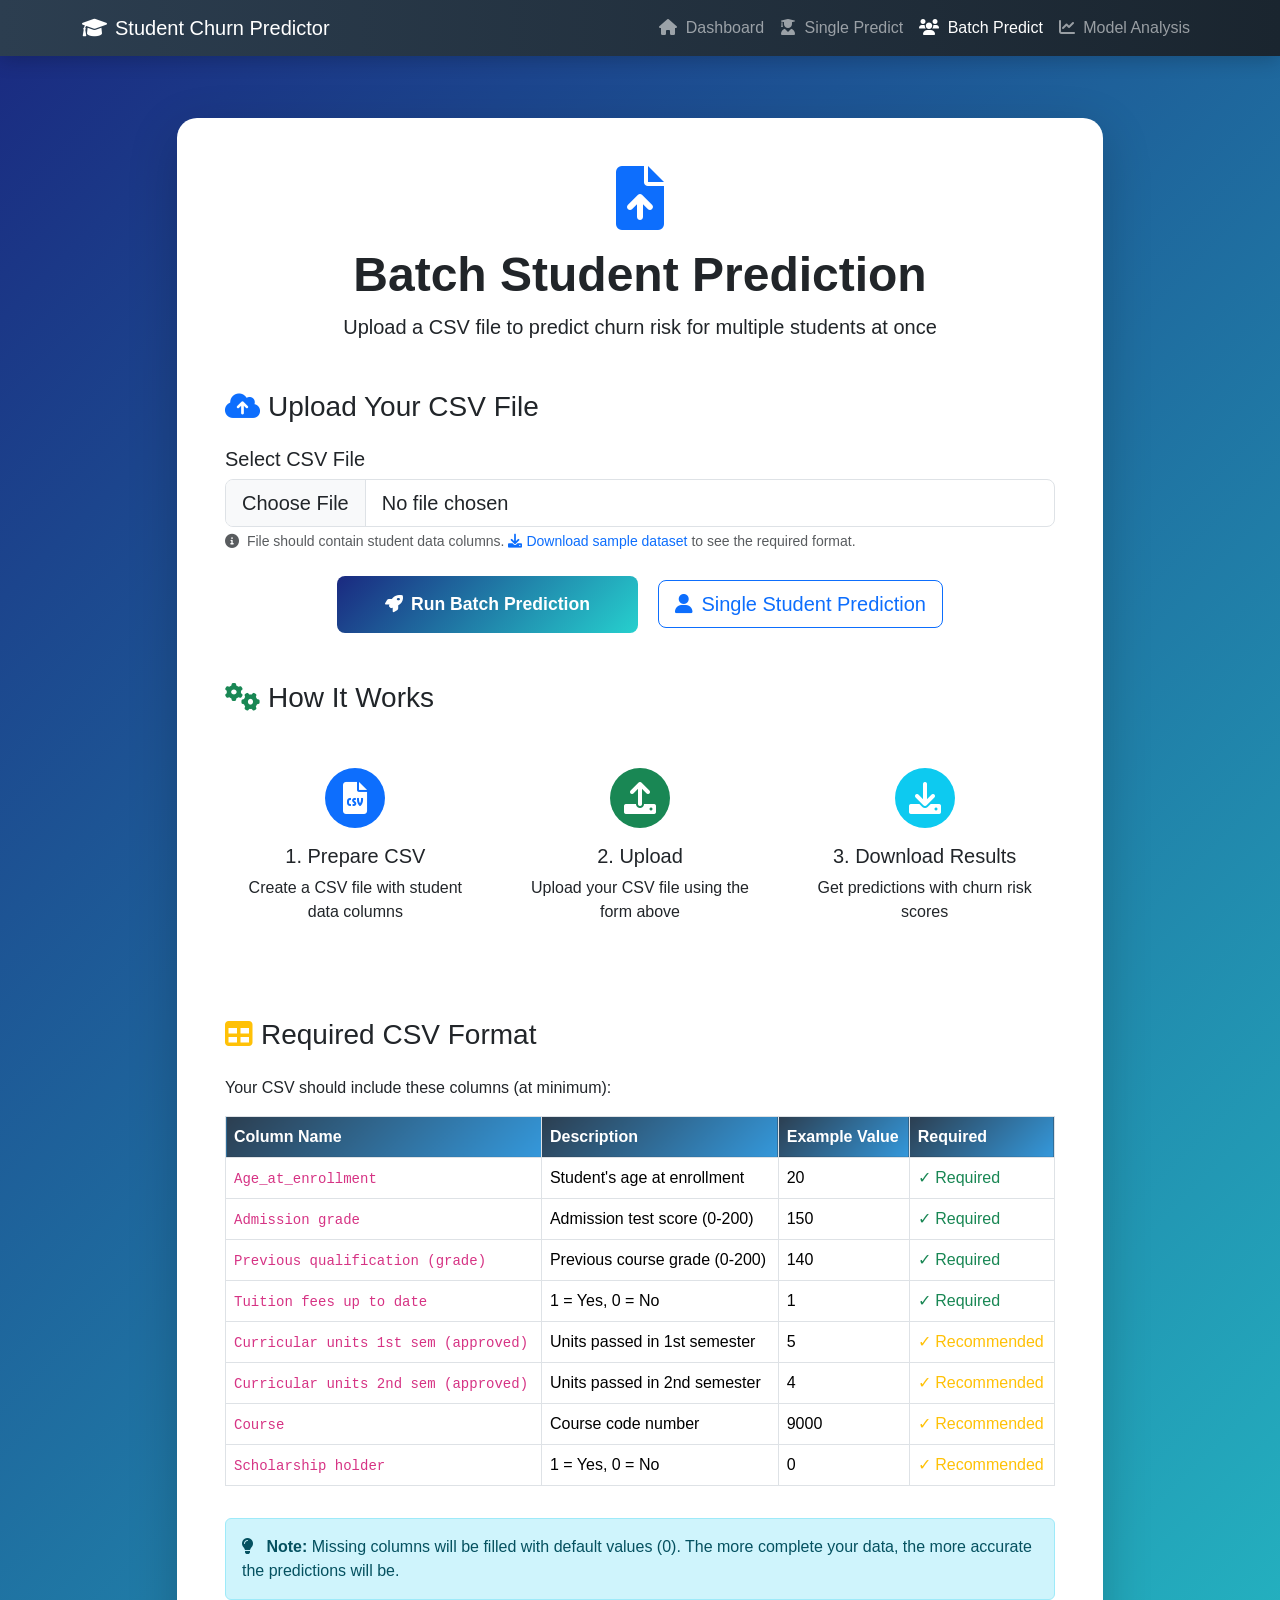
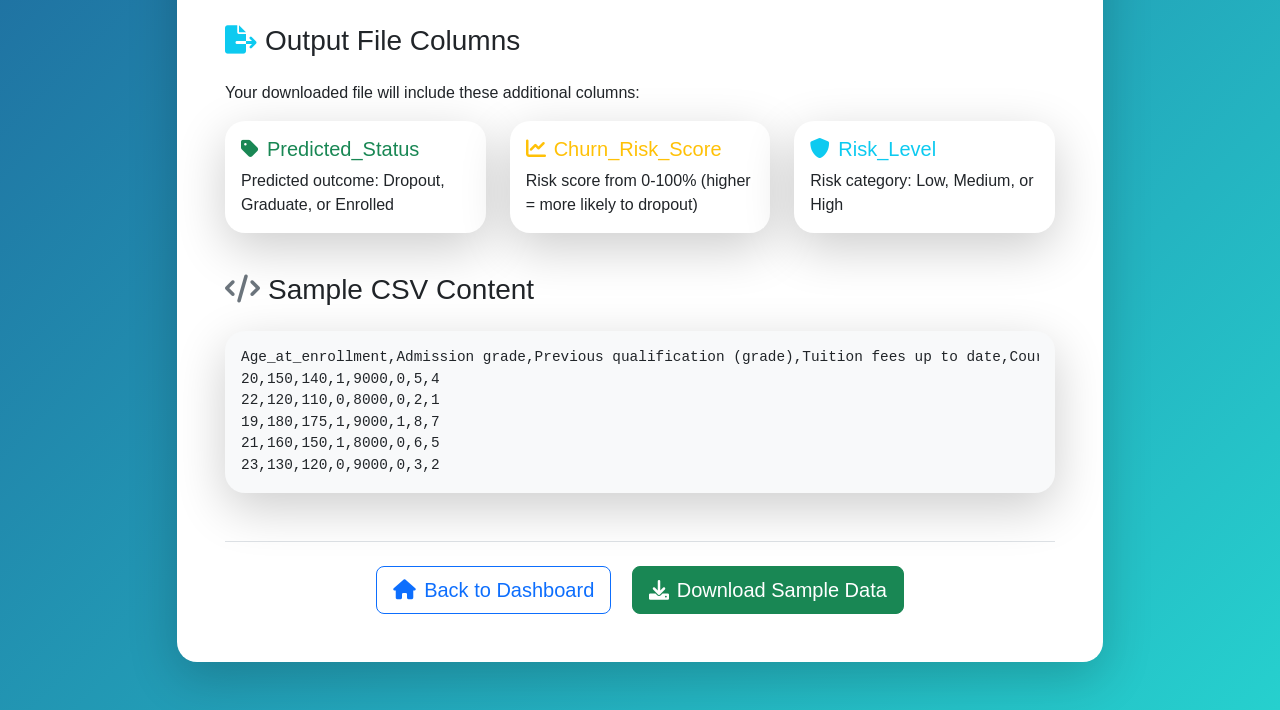
<file: datascience_app/templates/batch_predict.html>
<!DOCTYPE html>
<html lang="en">
<head>
    <meta charset="UTF-8">
    <meta name="viewport" content="width=device-width, initial-scale=1.0">
    <title>Batch Student Prediction</title>
    <link href="https://cdn.jsdelivr.net/npm/bootstrap@5.1.3/dist/css/bootstrap.min.css" rel="stylesheet">
    <link rel="stylesheet" href="https://cdnjs.cloudflare.com/ajax/libs/font-awesome/6.0.0/css/all.min.css">
    <style>
        body {
            background: linear-gradient(135deg, #1a2980 0%, #26d0ce 100%);
            min-height: 100vh;
            padding-top: 70px;
            font-family: 'Segoe UI', Tahoma, Geneva, Verdana, sans-serif;
        }
        .card {
            border-radius: 20px;
            box-shadow: 0 15px 50px rgba(0,0,0,0.2);
            border: none;
        }
        .nav-custom {
            background: linear-gradient(90deg, #2c3e50 0%, #1a252f 100%) !important;
            box-shadow: 0 4px 20px rgba(0,0,0,0.2);
        }
        .btn-upload {
            background: linear-gradient(135deg, #1a2980 0%, #26d0ce 100%);
            border: none;
            padding: 15px 30px;
            font-size: 1.1rem;
            font-weight: 600;
            transition: all 0.3s ease;
        }
        .btn-upload:hover {
            transform: translateY(-3px);
            box-shadow: 0 10px 30px rgba(26, 41, 128, 0.3);
        }
        .table-custom th {
            background: linear-gradient(135deg, #2c3e50 0%, #3498db 100%);
            color: white;
        }
        .step-box {
            background: rgba(255, 255, 255, 0.1);
            border-radius: 15px;
            padding: 20px;
            margin: 10px 0;
            backdrop-filter: blur(10px);
        }
    </style>
</head>
<body>
    <!-- Navigation -->
    <nav class="navbar navbar-expand-lg navbar-dark fixed-top nav-custom">
        <div class="container">
            <a class="navbar-brand" href="/">
                <i class="fas fa-graduation-cap me-2"></i>Student Churn Predictor
            </a>
            <div class="navbar-nav ms-auto">
                <a class="nav-link" href="/"><i class="fas fa-home me-1"></i> Dashboard</a>
                <a class="nav-link" href="/predict_churn"><i class="fas fa-user-graduate me-1"></i> Single Predict</a>
                <a class="nav-link active" href="/batch_predict"><i class="fas fa-users me-1"></i> Batch Predict</a>
                <a class="nav-link" href="/predict"><i class="fas fa-chart-line me-1"></i> Model Analysis</a>
            </div>
        </div>
    </nav>

    <div class="container py-5">
        <div class="row justify-content-center">
            <div class="col-lg-10">
                <div class="card">
                    <div class="card-body p-5">
                        <!-- Header -->
                        <div class="text-center mb-5">
                            <i class="fas fa-file-upload fa-4x text-primary mb-3"></i>
                            <h1 class="display-5 fw-bold">Batch Student Prediction</h1>
                            <p class="lead">Upload a CSV file to predict churn risk for multiple students at once</p>
                        </div>
                        
                        <!-- Upload Form -->
                        <div class="mb-5">
                            <h3 class="mb-4"><i class="fas fa-cloud-upload-alt me-2 text-primary"></i>Upload Your CSV File</h3>
                            
                            <form action="/batch_predict" method="POST" enctype="multipart/form-data" id="uploadForm">
                                <div class="mb-4">
                                    <label class="form-label h5">Select CSV File</label>
                                    <input type="file" class="form-control form-control-lg" name="file" accept=".csv" required>
                                    <div class="form-text">
                                        <i class="fas fa-info-circle me-1"></i>
                                        File should contain student data columns. 
                                        <a href="/download_cleaned" class="text-decoration-none">
                                            <i class="fas fa-download me-1"></i>Download sample dataset
                                        </a> to see the required format.
                                    </div>
                                </div>
                                
                                <div class="text-center">
                                    <button type="submit" class="btn btn-upload text-white btn-lg px-5">
                                        <i class="fas fa-rocket me-2"></i>Run Batch Prediction
                                    </button>
                                    <a href="/predict_churn" class="btn btn-outline-primary btn-lg ms-3">
                                        <i class="fas fa-user me-2"></i>Single Student Prediction
                                    </a>
                                </div>
                            </form>
                        </div>
                        
                        <!-- How it Works -->
                        <div class="mb-5">
                            <h3 class="mb-4"><i class="fas fa-cogs me-2 text-success"></i>How It Works</h3>
                            <div class="row">
                                <div class="col-md-4">
                                    <div class="step-box text-center">
                                        <div class="mb-3">
                                            <div class="bg-primary text-white rounded-circle d-inline-flex align-items-center justify-content-center" style="width: 60px; height: 60px;">
                                                <i class="fas fa-file-csv fa-2x"></i>
                                            </div>
                                        </div>
                                        <h5>1. Prepare CSV</h5>
                                        <p>Create a CSV file with student data columns</p>
                                    </div>
                                </div>
                                <div class="col-md-4">
                                    <div class="step-box text-center">
                                        <div class="mb-3">
                                            <div class="bg-success text-white rounded-circle d-inline-flex align-items-center justify-content-center" style="width: 60px; height: 60px;">
                                                <i class="fas fa-upload fa-2x"></i>
                                            </div>
                                        </div>
                                        <h5>2. Upload</h5>
                                        <p>Upload your CSV file using the form above</p>
                                    </div>
                                </div>
                                <div class="col-md-4">
                                    <div class="step-box text-center">
                                        <div class="mb-3">
                                            <div class="bg-info text-white rounded-circle d-inline-flex align-items-center justify-content-center" style="width: 60px; height: 60px;">
                                                <i class="fas fa-download fa-2x"></i>
                                            </div>
                                        </div>
                                        <h5>3. Download Results</h5>
                                        <p>Get predictions with churn risk scores</p>
                                    </div>
                                </div>
                            </div>
                        </div>
                        
                        <!-- CSV Format -->
                        <div class="mb-4">
                            <h3 class="mb-4"><i class="fas fa-table me-2 text-warning"></i>Required CSV Format</h3>
                            <p>Your CSV should include these columns (at minimum):</p>
                            
                            <div class="table-responsive">
                                <table class="table table-bordered table-hover table-custom">
                                    <thead>
                                        <tr>
                                            <th>Column Name</th>
                                            <th>Description</th>
                                            <th>Example Value</th>
                                            <th>Required</th>
                                        </tr>
                                    </thead>
                                    <tbody>
                                        <tr>
                                            <td><code>Age_at_enrollment</code></td>
                                            <td>Student's age at enrollment</td>
                                            <td>20</td>
                                            <td class="text-success">✓ Required</td>
                                        </tr>
                                        <tr>
                                            <td><code>Admission grade</code></td>
                                            <td>Admission test score (0-200)</td>
                                            <td>150</td>
                                            <td class="text-success">✓ Required</td>
                                        </tr>
                                        <tr>
                                            <td><code>Previous qualification (grade)</code></td>
                                            <td>Previous course grade (0-200)</td>
                                            <td>140</td>
                                            <td class="text-success">✓ Required</td>
                                        </tr>
                                        <tr>
                                            <td><code>Tuition fees up to date</code></td>
                                            <td>1 = Yes, 0 = No</td>
                                            <td>1</td>
                                            <td class="text-success">✓ Required</td>
                                        </tr>
                                        <tr>
                                            <td><code>Curricular units 1st sem (approved)</code></td>
                                            <td>Units passed in 1st semester</td>
                                            <td>5</td>
                                            <td class="text-warning">✓ Recommended</td>
                                        </tr>
                                        <tr>
                                            <td><code>Curricular units 2nd sem (approved)</code></td>
                                            <td>Units passed in 2nd semester</td>
                                            <td>4</td>
                                            <td class="text-warning">✓ Recommended</td>
                                        </tr>
                                        <tr>
                                            <td><code>Course</code></td>
                                            <td>Course code number</td>
                                            <td>9000</td>
                                            <td class="text-warning">✓ Recommended</td>
                                        </tr>
                                        <tr>
                                            <td><code>Scholarship holder</code></td>
                                            <td>1 = Yes, 0 = No</td>
                                            <td>0</td>
                                            <td class="text-warning">✓ Recommended</td>
                                        </tr>
                                    </tbody>
                                </table>
                            </div>
                            
                            <div class="alert alert-info mt-3">
                                <i class="fas fa-lightbulb me-2"></i>
                                <strong>Note:</strong> Missing columns will be filled with default values (0). 
                                The more complete your data, the more accurate the predictions will be.
                            </div>
                        </div>
                        
                        <!-- Output Columns -->
                        <div class="mb-4">
                            <h3 class="mb-4"><i class="fas fa-file-export me-2 text-info"></i>Output File Columns</h3>
                            <p>Your downloaded file will include these additional columns:</p>
                            
                            <div class="row">
                                <div class="col-md-4 mb-3">
                                    <div class="card border-success h-100">
                                        <div class="card-body">
                                            <h5 class="text-success"><i class="fas fa-tag me-2"></i>Predicted_Status</h5>
                                            <p class="mb-0">Predicted outcome: Dropout, Graduate, or Enrolled</p>
                                        </div>
                                    </div>
                                </div>
                                <div class="col-md-4 mb-3">
                                    <div class="card border-warning h-100">
                                        <div class="card-body">
                                            <h5 class="text-warning"><i class="fas fa-chart-line me-2"></i>Churn_Risk_Score</h5>
                                            <p class="mb-0">Risk score from 0-100% (higher = more likely to dropout)</p>
                                        </div>
                                    </div>
                                </div>
                                <div class="col-md-4 mb-3">
                                    <div class="card border-info h-100">
                                        <div class="card-body">
                                            <h5 class="text-info"><i class="fas fa-shield-alt me-2"></i>Risk_Level</h5>
                                            <p class="mb-0">Risk category: Low, Medium, or High</p>
                                        </div>
                                    </div>
                                </div>
                            </div>
                        </div>
                        
                        <!-- Sample CSV -->
                        <div class="mb-4">
                            <h3 class="mb-4"><i class="fas fa-code me-2 text-secondary"></i>Sample CSV Content</h3>
                            <div class="card bg-light">
                                <div class="card-body">
                                    <pre class="mb-0" style="font-size: 0.9rem;">
Age_at_enrollment,Admission grade,Previous qualification (grade),Tuition fees up to date,Course,Scholarship holder,Curricular units 1st sem (approved),Curricular units 2nd sem (approved)
20,150,140,1,9000,0,5,4
22,120,110,0,8000,0,2,1
19,180,175,1,9000,1,8,7
21,160,150,1,8000,0,6,5
23,130,120,0,9000,0,3,2</pre>
                                </div>
                            </div>
                        </div>
                        
                        <!-- Navigation -->
                        <div class="text-center mt-5 pt-4 border-top">
                            <a href="/" class="btn btn-outline-primary btn-lg">
                                <i class="fas fa-home me-2"></i>Back to Dashboard
                            </a>
                            <a href="/download_cleaned" class="btn btn-success btn-lg ms-3">
                                <i class="fas fa-download me-2"></i>Download Sample Data
                            </a>
                        </div>
                    </div>
                </div>
            </div>
        </div>
    </div>

    <!-- JavaScript -->
    <script src="https://code.jquery.com/jquery-3.6.0.min.js"></script>
    <script>
        // Form submission loading indicator
        $('#uploadForm').submit(function() {
            const btn = $(this).find('button[type="submit"]');
            const originalText = btn.html();
            btn.html('<i class="fas fa-spinner fa-spin me-2"></i>Processing...');
            btn.prop('disabled', true);
            
            // Re-enable button after 10 seconds (in case of error)
            setTimeout(() => {
                btn.html(originalText);
                btn.prop('disabled', false);
            }, 10000);
        });
        
        // File input styling
        $('input[type="file"]').change(function() {
            const fileName = $(this).val().split('\\').pop();
            if (fileName) {
                $(this).next('.form-text').html(
                    `<i class="fas fa-check-circle text-success me-1"></i> Selected file: <strong>${fileName}</strong>`
                );
            }
        });
    </script>
</body>
</html>
</file>
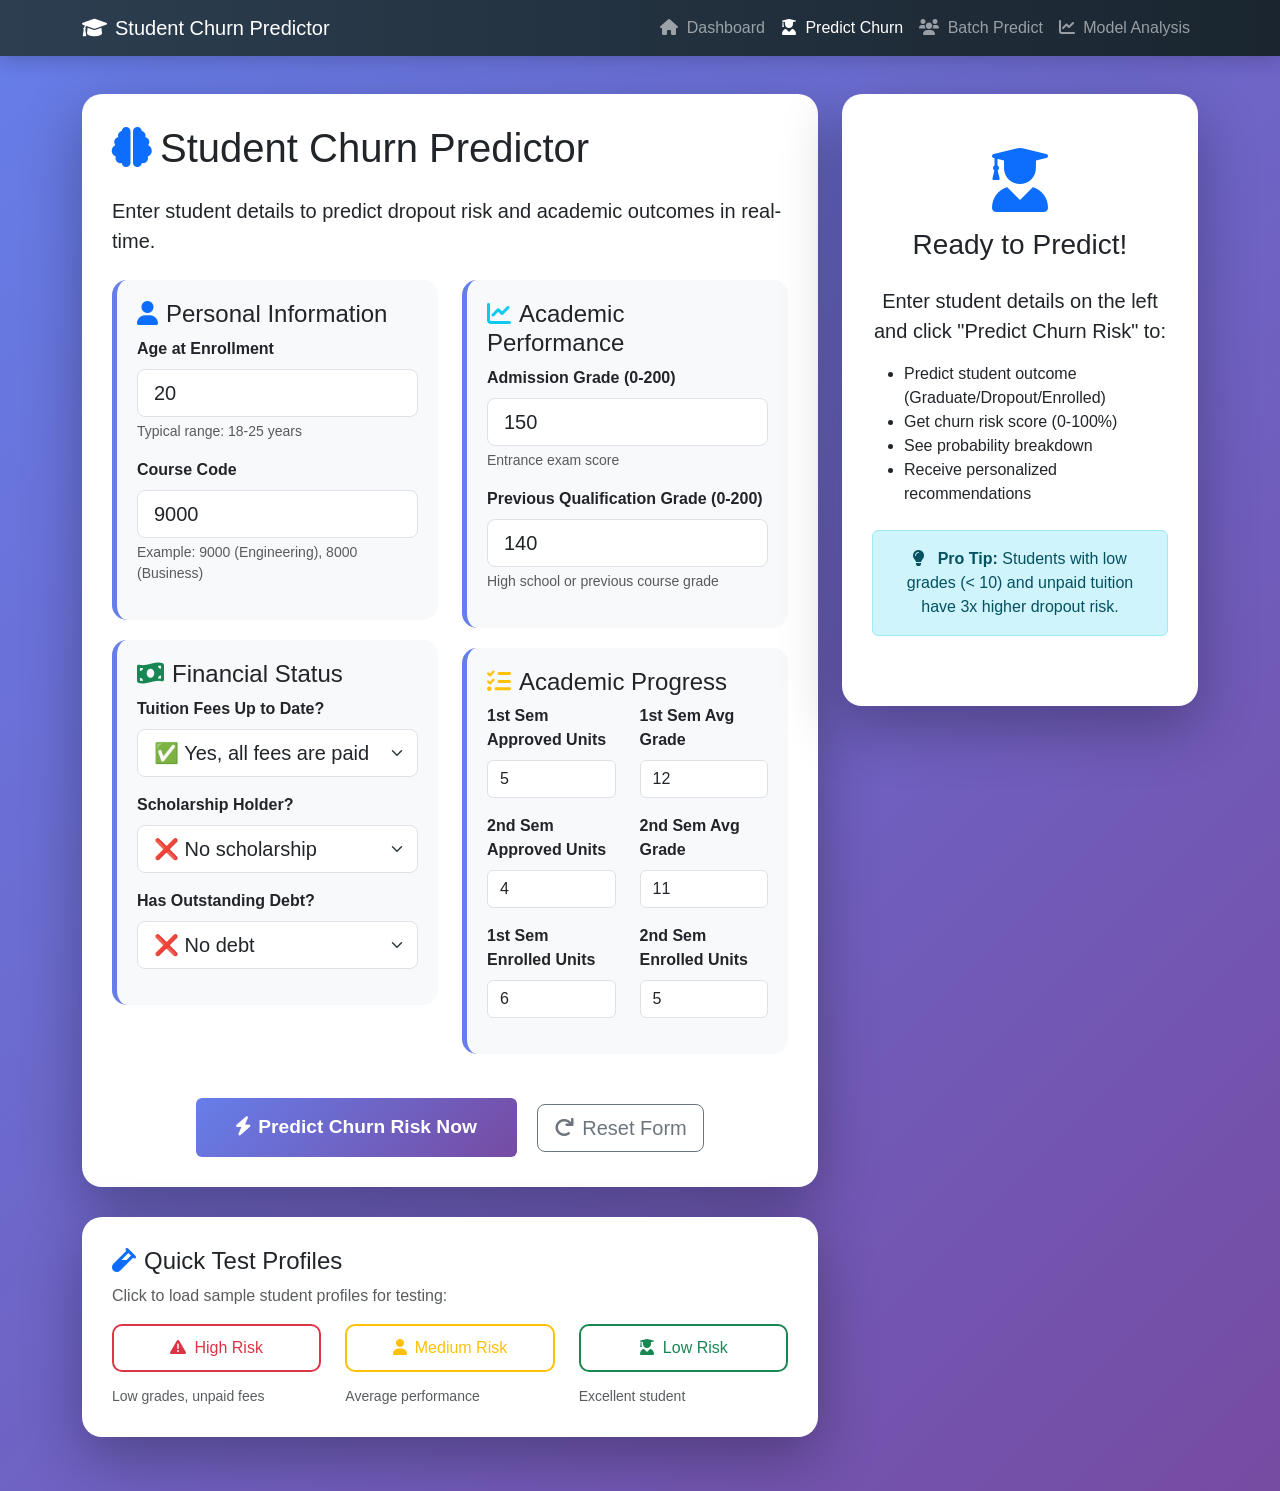
<file: datascience_app/templates/predict_form.html>
<!DOCTYPE html>
<html lang="en">
<head>
    <meta charset="UTF-8">
    <meta name="viewport" content="width=device-width, initial-scale=1.0">
    <title>Student Churn Predictor</title>
    <link href="https://cdn.jsdelivr.net/npm/bootstrap@5.1.3/dist/css/bootstrap.min.css" rel="stylesheet">
    <link rel="stylesheet" href="https://cdnjs.cloudflare.com/ajax/libs/font-awesome/6.0.0/css/all.min.css">
    <style>
        body {
            background: linear-gradient(135deg, #667eea 0%, #764ba2 100%);
            min-height: 100vh;
            padding-top: 70px;
            font-family: 'Segoe UI', Tahoma, Geneva, Verdana, sans-serif;
        }
        .churn-card {
            background: white;
            border-radius: 20px;
            box-shadow: 0 20px 60px rgba(0,0,0,0.3);
            padding: 30px;
            margin-bottom: 30px;
        }
        .form-section {
            background: #f8f9fa;
            border-radius: 15px;
            padding: 20px;
            margin-bottom: 20px;
            border-left: 5px solid #667eea;
        }
        .risk-meter {
            height: 25px;
            width: 100%;
            background: linear-gradient(to right, #2ecc71, #f39c12, #e74c3c);
            border-radius: 12px;
            margin: 20px 0;
            position: relative;
        }
        .risk-indicator {
            position: absolute;
            top: -10px;
            width: 4px;
            height: 45px;
            background: #2c3e50;
            border-radius: 2px;
            transform: translateX(-50%);
        }
        .probability-bar {
            height: 25px;
            border-radius: 12px;
            margin: 10px 0;
            overflow: hidden;
            display: flex;
        }
        .probability-bar .dropout { background: #e74c3c; }
        .probability-bar .enrolled { background: #3498db; }
        .probability-bar .graduate { background: #2ecc71; }
        .prediction-result {
            border-radius: 15px;
            padding: 20px;
            margin: 20px 0;
            border: 3px solid;
        }
        .prediction-result.dropout { 
            border-color: #e74c3c; 
            background: linear-gradient(135deg, #ffeaea 0%, #ffcccc 100%);
        }
        .prediction-result.graduate { 
            border-color: #2ecc71; 
            background: linear-gradient(135deg, #e8f5e9 0%, #d4edda 100%);
        }
        .prediction-result.enrolled { 
            border-color: #3498db; 
            background: linear-gradient(135deg, #e6f2ff 0%, #cce5ff 100%);
        }
        .nav-custom {
            background: linear-gradient(90deg, #2c3e50 0%, #1a252f 100%) !important;
            box-shadow: 0 4px 20px rgba(0,0,0,0.2);
        }
        .btn-predict {
            background: linear-gradient(135deg, #667eea 0%, #764ba2 100%);
            border: none;
            padding: 15px 40px;
            font-size: 1.2rem;
            font-weight: 600;
            transition: all 0.3s ease;
        }
        .btn-predict:hover {
            transform: translateY(-3px);
            box-shadow: 0 10px 30px rgba(102, 126, 234, 0.4);
        }
        .profile-btn {
            border: 2px solid;
            border-radius: 10px;
            padding: 10px;
            margin-bottom: 10px;
            transition: all 0.3s ease;
        }
        .profile-btn:hover {
            transform: translateY(-3px);
        }
        .alert-floating {
            position: fixed;
            top: 80px;
            right: 20px;
            z-index: 9999;
            max-width: 400px;
            box-shadow: 0 5px 20px rgba(0,0,0,0.2);
        }
    </style>
</head>
<body>
    <!-- Navigation -->
    <nav class="navbar navbar-expand-lg navbar-dark fixed-top nav-custom">
        <div class="container">
            <a class="navbar-brand" href="/">
                <i class="fas fa-graduation-cap me-2"></i>Student Churn Predictor
            </a>
            <button class="navbar-toggler" type="button" data-bs-toggle="collapse" data-bs-target="#navbarNav">
                <span class="navbar-toggler-icon"></span>
            </button>
            <div class="collapse navbar-collapse" id="navbarNav">
                <div class="navbar-nav ms-auto">
                    <a class="nav-link" href="/"><i class="fas fa-home me-1"></i> Dashboard</a>
                    <a class="nav-link active" href="/predict_churn"><i class="fas fa-user-graduate me-1"></i> Predict Churn</a>
                    <a class="nav-link" href="/batch_predict"><i class="fas fa-users me-1"></i> Batch Predict</a>
                    <a class="nav-link" href="/predict"><i class="fas fa-chart-line me-1"></i> Model Analysis</a>
                </div>
            </div>
        </div>
    </nav>

    <main class="container py-4">
        <div class="row">
            <!-- Left Column: Input Form -->
            <div class="col-lg-8">
                <div class="churn-card">
                    <h1 class="mb-4"><i class="fas fa-brain me-2 text-primary"></i>Student Churn Predictor</h1>
                    <p class="lead mb-4">Enter student details to predict dropout risk and academic outcomes in real-time.</p>
                    
                    <form id="predictionForm">
                        <div class="row">
                            <!-- Personal Information -->
                            <div class="col-md-6">
                                <div class="form-section">
                                    <h4><i class="fas fa-user me-2 text-primary"></i>Personal Information</h4>
                                    
                                    <div class="mb-3">
                                        <label class="form-label fw-bold">Age at Enrollment</label>
                                        <input type="number" class="form-control form-control-lg" name="age" min="15" max="60" value="20" required>
                                        <div class="form-text">Typical range: 18-25 years</div>
                                    </div>
                                    
                                    <div class="mb-3">
                                        <label class="form-label fw-bold">Course Code</label>
                                        <input type="number" class="form-control form-control-lg" name="course" min="1000" max="9999" value="9000" required>
                                        <div class="form-text">Example: 9000 (Engineering), 8000 (Business)</div>
                                    </div>
                                </div>
                                
                                <!-- Financial Status -->
                                <div class="form-section">
                                    <h4><i class="fas fa-money-bill-wave me-2 text-success"></i>Financial Status</h4>
                                    
                                    <div class="mb-3">
                                        <label class="form-label fw-bold">Tuition Fees Up to Date?</label>
                                        <select class="form-select form-select-lg" name="tuition_paid" required>
                                            <option value="1">✅ Yes, all fees are paid</option>
                                            <option value="0">❌ No, fees are pending</option>
                                        </select>
                                    </div>
                                    
                                    <div class="mb-3">
                                        <label class="form-label fw-bold">Scholarship Holder?</label>
                                        <select class="form-select form-select-lg" name="scholarship" required>
                                            <option value="0">❌ No scholarship</option>
                                            <option value="1">✅ Yes, has scholarship</option>
                                        </select>
                                    </div>
                                    
                                    <div class="mb-3">
                                        <label class="form-label fw-bold">Has Outstanding Debt?</label>
                                        <select class="form-select form-select-lg" name="debtor" required>
                                            <option value="0">❌ No debt</option>
                                            <option value="1">✅ Yes, has debt</option>
                                        </select>
                                    </div>
                                </div>
                            </div>
                            
                            <!-- Academic Performance -->
                            <div class="col-md-6">
                                <div class="form-section">
                                    <h4><i class="fas fa-chart-line me-2 text-info"></i>Academic Performance</h4>
                                    
                                    <div class="mb-3">
                                        <label class="form-label fw-bold">Admission Grade (0-200)</label>
                                        <input type="number" class="form-control form-control-lg" name="admission_grade" min="0" max="200" value="150" required>
                                        <div class="form-text">Entrance exam score</div>
                                    </div>
                                    
                                    <div class="mb-3">
                                        <label class="form-label fw-bold">Previous Qualification Grade (0-200)</label>
                                        <input type="number" class="form-control form-control-lg" name="previous_grade" min="0" max="200" value="140" required>
                                        <div class="form-text">High school or previous course grade</div>
                                    </div>
                                </div>
                                
                                <!-- Academic Progress -->
                                <div class="form-section">
                                    <h4><i class="fas fa-tasks me-2 text-warning"></i>Academic Progress</h4>
                                    
                                    <div class="row">
                                        <div class="col-md-6 mb-3">
                                            <label class="form-label fw-bold">1st Sem Approved Units</label>
                                            <input type="number" class="form-control" name="sem1_approved" min="0" max="10" value="5" required>
                                        </div>
                                        <div class="col-md-6 mb-3">
                                            <label class="form-label fw-bold">1st Sem Avg Grade</label>
                                            <input type="number" class="form-control" name="sem1_grade" min="0" max="20" value="12" required>
                                        </div>
                                    </div>
                                    
                                    <div class="row">
                                        <div class="col-md-6 mb-3">
                                            <label class="form-label fw-bold">2nd Sem Approved Units</label>
                                            <input type="number" class="form-control" name="sem2_approved" min="0" max="10" value="4" required>
                                        </div>
                                        <div class="col-md-6 mb-3">
                                            <label class="form-label fw-bold">2nd Sem Avg Grade</label>
                                            <input type="number" class="form-control" name="sem2_grade" min="0" max="20" value="11" required>
                                        </div>
                                    </div>
                                    
                                    <div class="row">
                                        <div class="col-md-6 mb-3">
                                            <label class="form-label fw-bold">1st Sem Enrolled Units</label>
                                            <input type="number" class="form-control" name="sem1_enrolled" min="0" max="10" value="6" required>
                                        </div>
                                        <div class="col-md-6 mb-3">
                                            <label class="form-label fw-bold">2nd Sem Enrolled Units</label>
                                            <input type="number" class="form-control" name="sem2_enrolled" min="0" max="10" value="5" required>
                                        </div>
                                    </div>
                                </div>
                            </div>
                        </div>
                        
                        <!-- Action Buttons -->
                        <div class="text-center mt-4">
                            <button type="submit" class="btn btn-predict text-white">
                                <i class="fas fa-bolt me-2"></i>Predict Churn Risk Now
                            </button>
                            <button type="reset" class="btn btn-outline-secondary btn-lg ms-3">
                                <i class="fas fa-redo me-2"></i>Reset Form
                            </button>
                        </div>
                    </form>
                </div>
                
                <!-- Sample Profiles -->
                <div class="churn-card mt-4">
                    <h4><i class="fas fa-vial me-2 text-primary"></i>Quick Test Profiles</h4>
                    <p class="text-muted mb-3">Click to load sample student profiles for testing:</p>
                    <div class="row">
                        <div class="col-md-4">
                            <button class="btn btn-outline-danger w-100 profile-btn" data-profile="high_risk">
                                <i class="fas fa-exclamation-triangle me-2"></i>High Risk
                            </button>
                            <small class="text-muted d-block mt-1">Low grades, unpaid fees</small>
                        </div>
                        <div class="col-md-4">
                            <button class="btn btn-outline-warning w-100 profile-btn" data-profile="medium_risk">
                                <i class="fas fa-user me-2"></i>Medium Risk
                            </button>
                            <small class="text-muted d-block mt-1">Average performance</small>
                        </div>
                        <div class="col-md-4">
                            <button class="btn btn-outline-success w-100 profile-btn" data-profile="low_risk">
                                <i class="fas fa-user-graduate me-2"></i>Low Risk
                            </button>
                            <small class="text-muted d-block mt-1">Excellent student</small>
                        </div>
                    </div>
                </div>
            </div>
            
            <!-- Right Column: Results -->
            <div class="col-lg-4">
                <!-- Placeholder Panel -->
                <div class="churn-card" id="placeholderPanel">
                    <div class="text-center py-4">
                        <div class="mb-4">
                            <i class="fas fa-user-graduate fa-4x text-primary mb-3"></i>
                            <h3>Ready to Predict!</h3>
                        </div>
                        <p class="lead">Enter student details on the left and click <strong>"Predict Churn Risk"</strong> to:</p>
                        <ul class="text-start">
                            <li>Predict student outcome (Graduate/Dropout/Enrolled)</li>
                            <li>Get churn risk score (0-100%)</li>
                            <li>See probability breakdown</li>
                            <li>Receive personalized recommendations</li>
                        </ul>
                        <div class="alert alert-info mt-4">
                            <i class="fas fa-lightbulb me-2"></i>
                            <strong>Pro Tip:</strong> Students with low grades (< 10) and unpaid tuition have 3x higher dropout risk.
                        </div>
                    </div>
                </div>
                
                <!-- Results Panel (Hidden initially) -->
                <div class="churn-card" id="resultsPanel" style="display: none;">
                    <!-- Prediction Result -->
                    <div id="predictionResult"></div>
                    
                    <!-- Probability Chart -->
                    <div class="mt-4">
                        <h5><i class="fas fa-chart-pie me-2 text-info"></i>Probability Breakdown</h5>
                        <div id="probabilityChart" class="mb-3"></div>
                    </div>
                    
                    <!-- Churn Risk Meter -->
                    <div class="mt-4">
                        <h5><i class="fas fa-exclamation-triangle me-2 text-warning"></i>Churn Risk Assessment</h5>
                        <div class="risk-meter">
                            <div class="risk-indicator" id="riskIndicator"></div>
                        </div>
                        <div class="row text-center small fw-bold">
                            <div class="col-4">
                                <span class="text-success">Low<br>(0-30%)</span>
                            </div>
                            <div class="col-4">
                                <span class="text-warning">Medium<br>(31-70%)</span>
                            </div>
                            <div class="col-4">
                                <span class="text-danger">High<br>(71-100%)</span>
                            </div>
                        </div>
                        <div class="text-center mt-3">
                            <div class="display-2 fw-bold" id="riskScore">0%</div>
                            <div class="h5" id="riskLevel">Churn Risk Score</div>
                        </div>
                    </div>
                    
                    <!-- Recommendations -->
                    <div class="mt-4">
                        <h5><i class="fas fa-lightbulb me-2 text-success"></i>Recommendations</h5>
                        <div id="recommendations"></div>
                    </div>
                    
                    <!-- Action Buttons -->
                    <div class="text-center mt-4">
                        <button onclick="window.location.reload()" class="btn btn-outline-primary">
                            <i class="fas fa-redo me-2"></i>New Prediction
                        </button>
                        <a href="/batch_predict" class="btn btn-outline-success ms-2">
                            <i class="fas fa-users me-2"></i>Batch Predict
                        </a>
                    </div>
                </div>
            </div>
        </div>
    </main>

    <!-- JavaScript -->
    <script src="https://code.jquery.com/jquery-3.6.0.min.js"></script>
    <script src="https://cdn.jsdelivr.net/npm/bootstrap@5.1.3/dist/js/bootstrap.bundle.min.js"></script>
    <script>
        // Sample profiles data
        const profiles = {
            high_risk: {
                age: 22,
                course: 9000,
                admission_grade: 120,
                previous_grade: 110,
                tuition_paid: 0,
                scholarship: 0,
                debtor: 1,
                sem1_approved: 2,
                sem1_grade: 8,
                sem2_approved: 1,
                sem2_grade: 7,
                sem1_enrolled: 6,
                sem2_enrolled: 6
            },
            medium_risk: {
                age: 20,
                course: 8000,
                admission_grade: 150,
                previous_grade: 140,
                tuition_paid: 1,
                scholarship: 0,
                debtor: 0,
                sem1_approved: 4,
                sem1_grade: 12,
                sem2_approved: 3,
                sem2_grade: 11,
                sem1_enrolled: 6,
                sem2_enrolled: 6
            },
            low_risk: {
                age: 19,
                course: 9000,
                admission_grade: 180,
                previous_grade: 175,
                tuition_paid: 1,
                scholarship: 1,
                debtor: 0,
                sem1_approved: 8,
                sem1_grade: 16,
                sem2_approved: 7,
                sem2_grade: 15,
                sem1_enrolled: 8,
                sem2_enrolled: 8
            }
        };
        
        // Load profile when clicked
        $('.profile-btn').click(function() {
            const profile = $(this).data('profile');
            const data = profiles[profile];
            
            // Fill form with profile data
            for (const [key, value] of Object.entries(data)) {
                $(`[name="${key}"]`).val(value);
            }
            
            showAlert(`✅ ${profile.replace('_', ' ').toUpperCase()} profile loaded!`, 'success');
        });
        
        // Form submission
        $('#predictionForm').submit(function(e) {
            e.preventDefault();
            
            // Show loading state
            const submitBtn = $(this).find('button[type="submit"]');
            const originalText = submitBtn.html();
            submitBtn.html('<i class="fas fa-spinner fa-spin me-2"></i>Analyzing...');
            submitBtn.prop('disabled', true);
            
            // Collect form data
            const formData = $(this).serialize();
            
            // Send prediction request
            $.post('/predict_api', formData)
                .done(function(response) {
                    if (response.error) {
                        showAlert('❌ Error: ' + response.error, 'danger');
                        return;
                    }
                    
                    // Hide placeholder, show results
                    $('#placeholderPanel').hide();
                    $('#resultsPanel').show();
                    
                    // Update prediction result
                    const prediction = response.prediction;
                    const predictionClass = prediction.toLowerCase();
                    let icon, color, message;
                    
                    if (prediction === 'Dropout') {
                        icon = 'exclamation-triangle';
                        color = 'danger';
                        message = `<strong>High Risk of Dropout Detected!</strong><br>
                                  This student has a ${response.probabilities.Dropout}% probability of dropping out.`;
                    } else if (prediction === 'Enrolled') {
                        icon = 'user-clock';
                        color = 'info';
                        message = `<strong>Likely to Remain Enrolled</strong><br>
                                  The student will probably continue studies.`;
                    } else {
                        icon = 'user-graduate';
                        color = 'success';
                        message = `<strong>High Chance of Graduation!</strong><br>
                                  This student has a ${response.probabilities.Graduate}% probability of graduating.`;
                    }
                    
                    $('#predictionResult').html(`
                        <div class="prediction-result ${predictionClass}">
                            <div class="d-flex align-items-center mb-2">
                                <i class="fas fa-${icon} fa-2x me-3 text-${color}"></i>
                                <div>
                                    <h3 class="mb-0">Prediction: ${prediction}</h3>
                                    <small class="text-muted">Confidence: ${response.confidence}%</small>
                                </div>
                            </div>
                            <p class="mb-0">${message}</p>
                        </div>
                    `);
                    
                    // Update probability chart
                    $('#probabilityChart').html(`
                        <div class="probability-bar">
                            <div class="dropout" style="width: ${response.probabilities.Dropout}%" 
                                 title="Dropout: ${response.probabilities.Dropout}%"></div>
                            <div class="enrolled" style="width: ${response.probabilities.Enrolled}%"
                                 title="Enrolled: ${response.probabilities.Enrolled}%"></div>
                            <div class="graduate" style="width: ${response.probabilities.Graduate}%"
                                 title="Graduate: ${response.probabilities.Graduate}%"></div>
                        </div>
                        <div class="row text-center mt-2">
                            <div class="col-4">
                                <i class="fas fa-exclamation-triangle text-danger"></i><br>
                                <strong>${response.probabilities.Dropout}%</strong><br>
                                <small>Dropout</small>
                            </div>
                            <div class="col-4">
                                <i class="fas fa-user-clock text-info"></i><br>
                                <strong>${response.probabilities.Enrolled}%</strong><br>
                                <small>Enrolled</small>
                            </div>
                            <div class="col-4">
                                <i class="fas fa-user-graduate text-success"></i><br>
                                <strong>${response.probabilities.Graduate}%</strong><br>
                                <small>Graduate</small>
                            </div>
                        </div>
                    `);
                    
                    // Update risk score
                    const churnRisk = response.churn_risk;
                    $('#riskScore').text(churnRisk + '%');
                    $('#riskIndicator').css('left', churnRisk + '%');
                    
                    // Set risk level
                    let riskLevel, riskClass;
                    if (churnRisk < 30) {
                        riskLevel = 'Low Risk';
                        riskClass = 'text-success';
                    } else if (churnRisk < 70) {
                        riskLevel = 'Medium Risk';
                        riskClass = 'text-warning';
                    } else {
                        riskLevel = 'High Risk';
                        riskClass = 'text-danger';
                    }
                    
                    $('#riskLevel').html(`<span class="${riskClass} fw-bold">${riskLevel}</span>`);
                    
                    // Generate recommendations
                    let recommendations = '';
                    if (churnRisk > 70) {
                        recommendations = `
                            <div class="alert alert-danger">
                                <h6><i class="fas fa-exclamation-circle me-2"></i>Immediate Intervention Required</h6>
                                <ul class="mb-0">
                                    <li>Schedule urgent academic counseling</li>
                                    <li>Review financial aid eligibility</li>
                                    <li>Assign dedicated student mentor</li>
                                    <li>Create academic recovery plan</li>
                                    <li>Weekly progress monitoring</li>
                                </ul>
                            </div>
                        `;
                    } else if (churnRisk > 30) {
                        recommendations = `
                            <div class="alert alert-warning">
                                <h6><i class="fas fa-eye me-2"></i>Close Monitoring Recommended</h6>
                                <ul class="mb-0">
                                    <li>Monthly academic reviews</li>
                                    <li>Targeted tutoring sessions</li>
                                    <li>Regular financial check-ins</li>
                                    <li>Study group participation</li>
                                    <li>Time management workshop</li>
                                </ul>
                            </div>
                        `;
                    } else {
                        recommendations = `
                            <div class="alert alert-success">
                                <h6><i class="fas fa-check-circle me-2"></i>Student is Performing Well</h6>
                                <ul class="mb-0">
                                    <li>Continue regular monitoring</li>
                                    <li>Encourage leadership roles</li>
                                    <li>Offer advanced courses</li>
                                    <li>Research opportunities</li>
                                    <li>Career counseling sessions</li>
                                </ul>
                            </div>
                        `;
                    }
                    
                    $('#recommendations').html(recommendations);
                    
                    // Show success message
                    showAlert('✅ Prediction completed successfully!', 'success');
                })
                .fail(function() {
                    showAlert('❌ Server error. Please try again.', 'danger');
                })
                .always(function() {
                    // Restore button
                    submitBtn.html(originalText);
                    submitBtn.prop('disabled', false);
                });
        });
        
        // Show alert function
        function showAlert(message, type) {
            const alert = $(`
                <div class="alert alert-${type} alert-dismissible fade show alert-floating" role="alert">
                    ${message}
                    <button type="button" class="btn-close" data-bs-dismiss="alert"></button>
                </div>
            `);
            
            $('body').append(alert);
            
            // Auto remove after 5 seconds
            setTimeout(() => {
                alert.alert('close');
            }, 5000);
        }
        
        // Reset form button
        $('button[type="reset"]').click(function() {
            $('#resultsPanel').hide();
            $('#placeholderPanel').show();
            showAlert('Form reset to default values', 'info');
        });
    </script>
</body>
</html>
</file>
